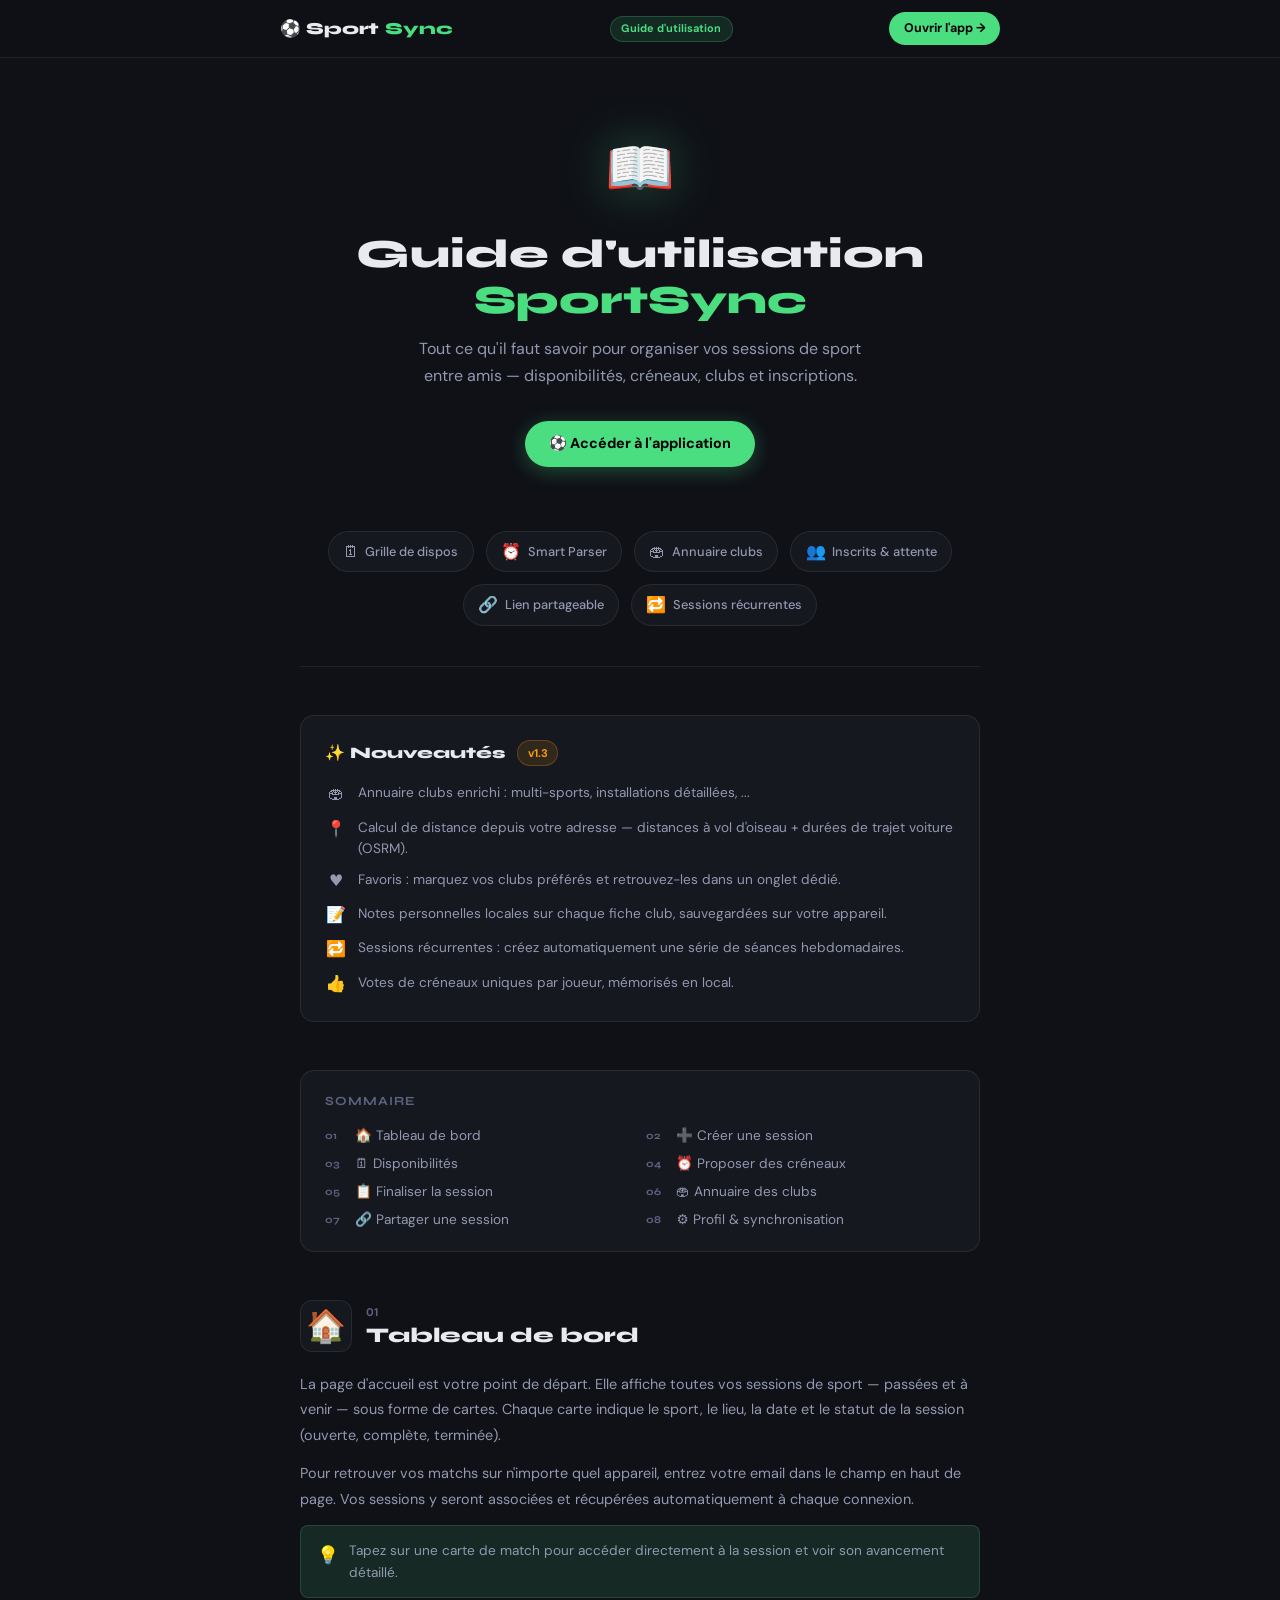
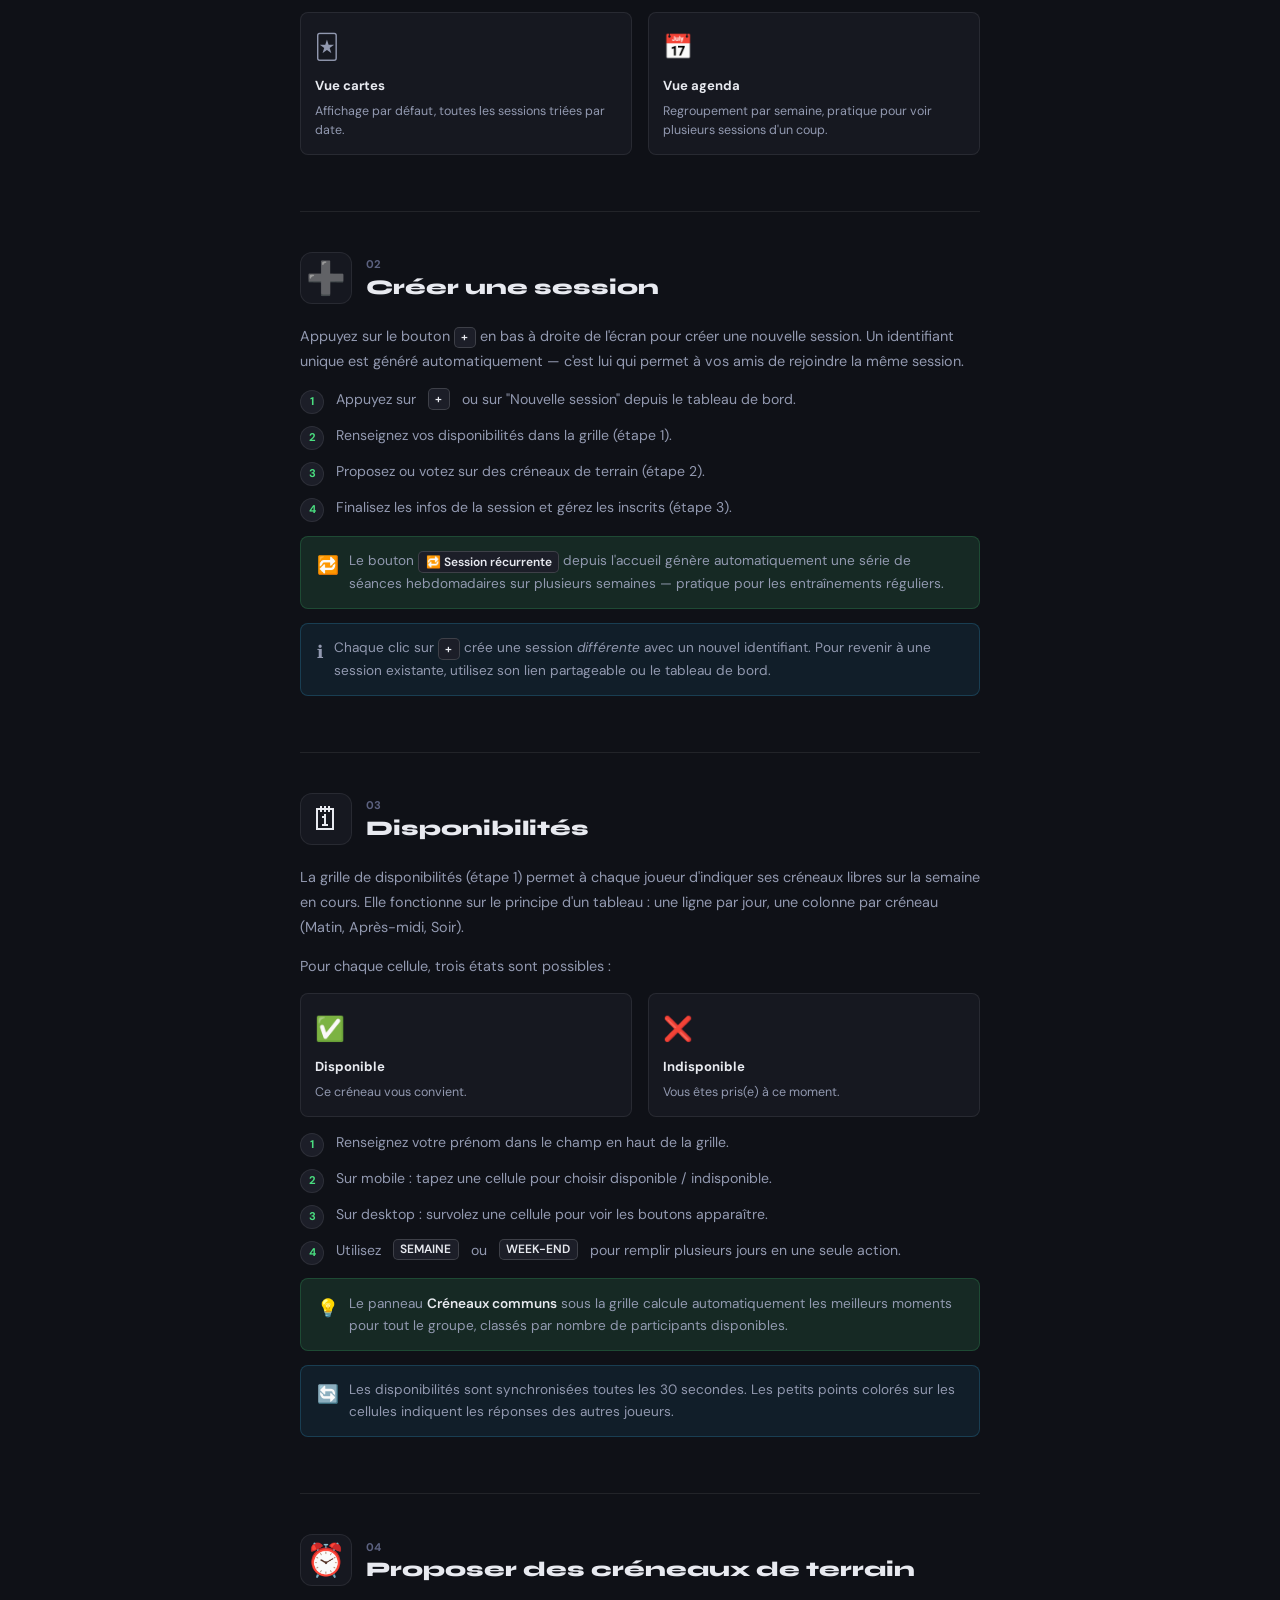
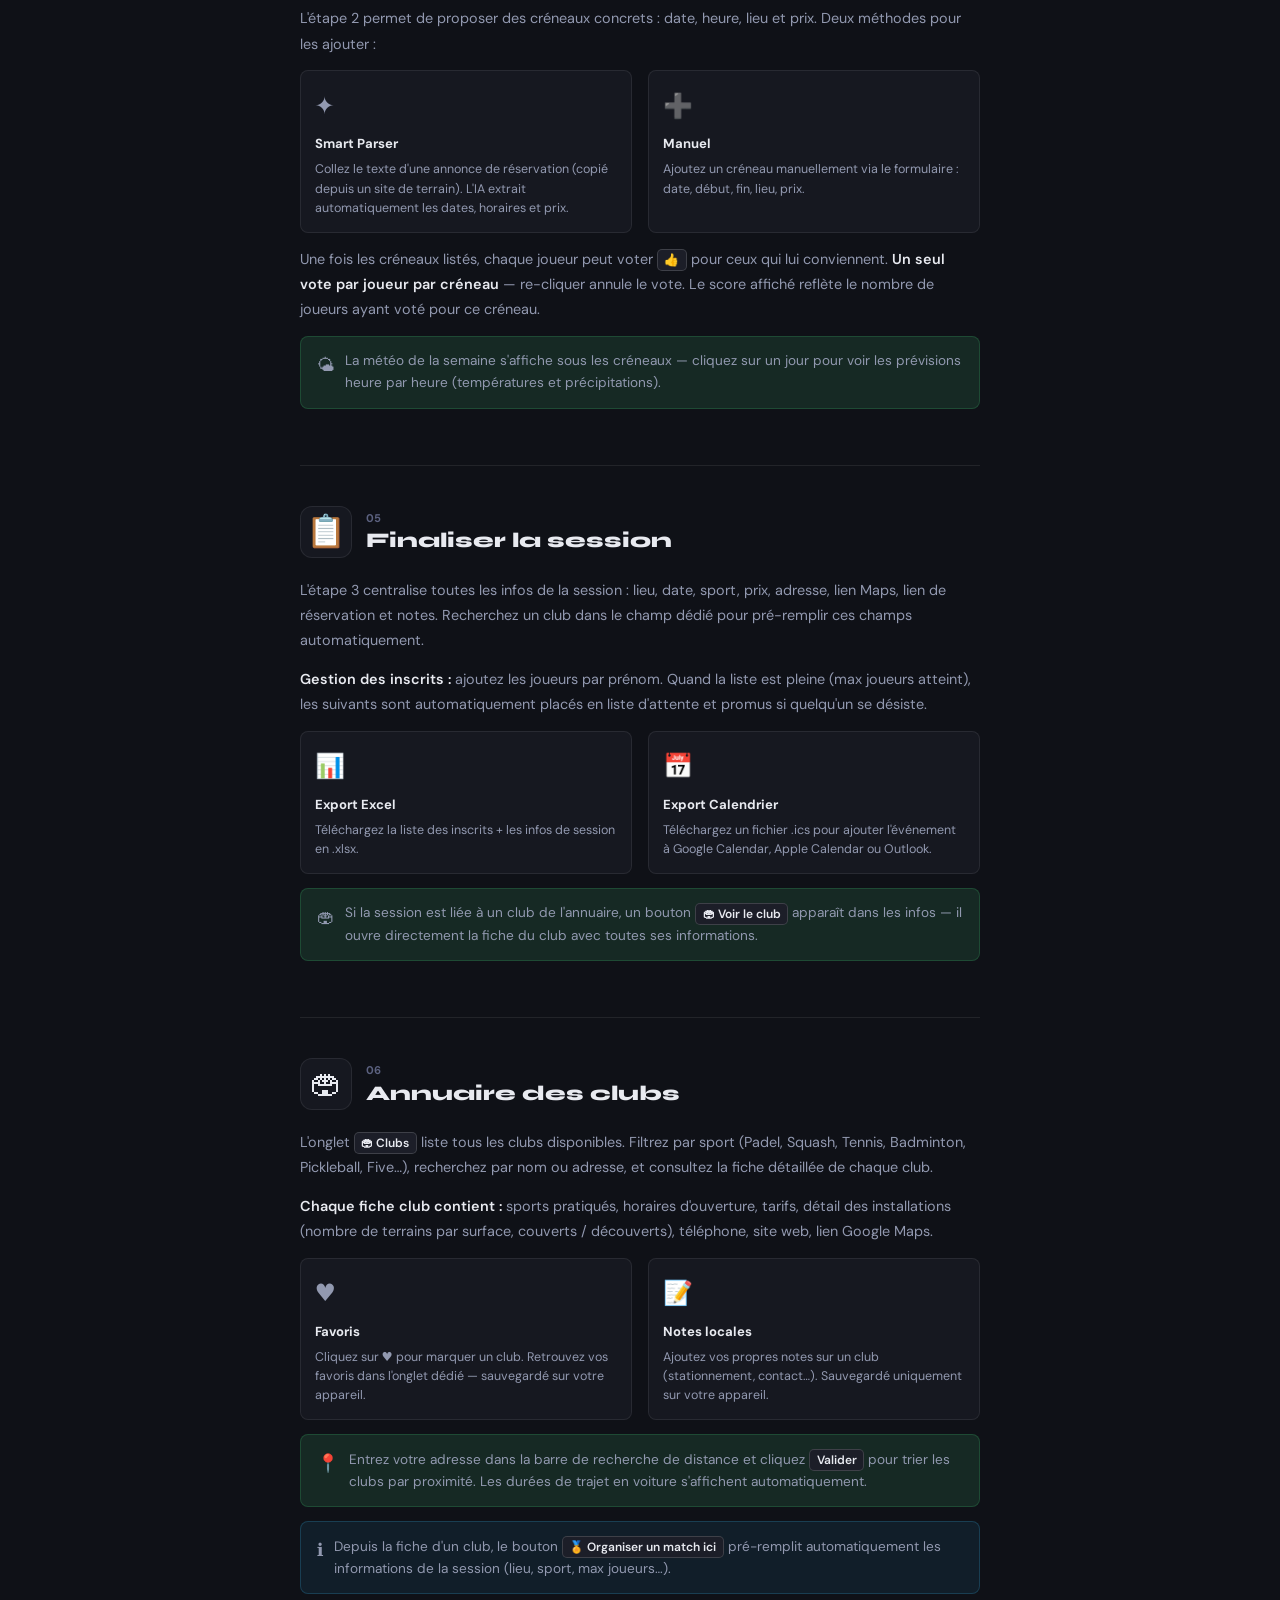
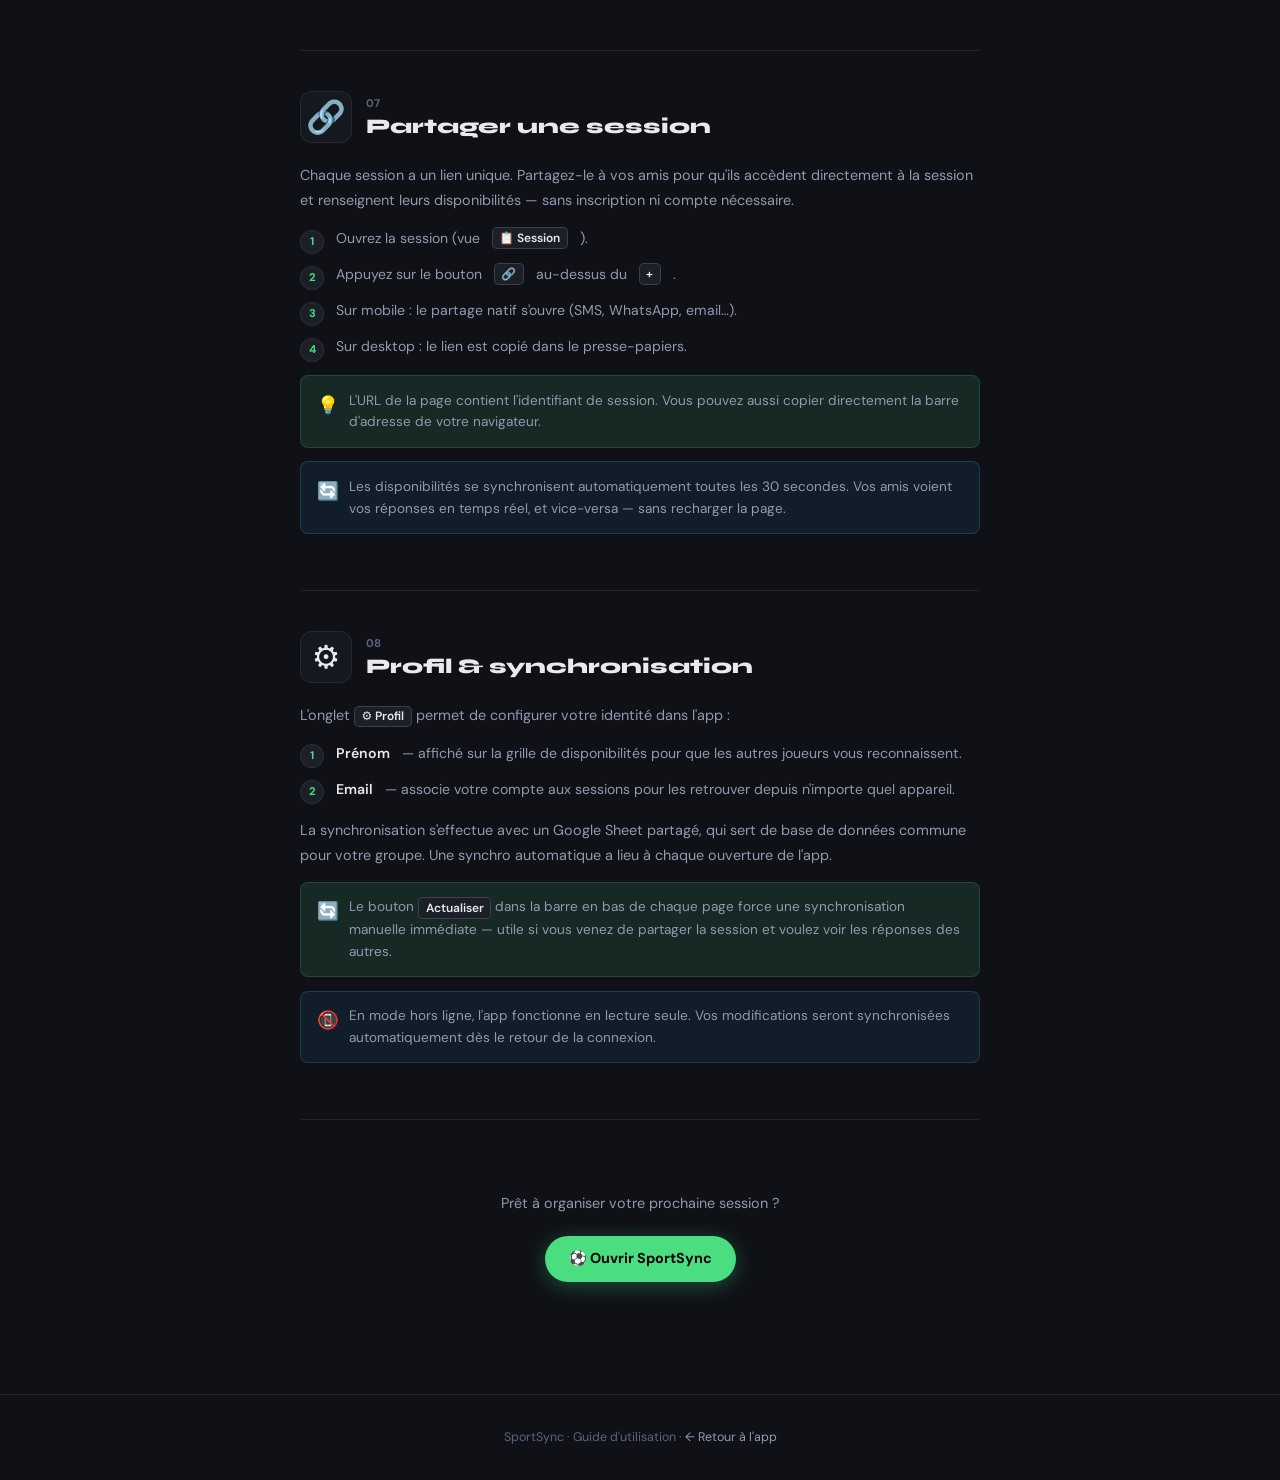
<file: tutorial.html>
<!DOCTYPE html>
<html lang="fr">

<head>
    <meta charset="UTF-8" />
    <meta name="viewport" content="width=device-width, initial-scale=1.0" />
    <meta name="theme-color" content="#0f1117" />
    <meta name="description" content="Guide d'utilisation SportSync — Organisez vos sessions de sport entre amis" />
    <title>SportSync — Guide d'utilisation</title>
    <link rel="preconnect" href="https://fonts.googleapis.com" />
    <link rel="preconnect" href="https://fonts.gstatic.com" crossorigin />
    <link
        href="https://fonts.googleapis.com/css2?family=Syne:wght@400;600;700;800&amp;family=DM+Sans:ital,opsz,wght@0,9..40,300;0,9..40,400;0,9..40,500;1,9..40,300&amp;display=swap"
        rel="stylesheet" />

    <style>
        /* ── Reset &amp; tokens ─────────────────────────────── */
        *,
        *::before,
        *::after {
            box-sizing: border-box;
            margin: 0;
            padding: 0;
        }

        :root {
            --bg: #0f1117;
            --bg-card: #161820;
            --bg-card-alt: #1c1e28;
            --border: rgba(255, 255, 255, .08);
            --border-l: rgba(255, 255, 255, .15);
            --text: #e8eaf0;
            --text-sub: #9299b0;
            --muted: #5c6280;
            --accent: #4ade80;
            --accent-dim: rgba(74, 222, 128, .12);
            --accent2: #f59e0b;
            --accent3: #38bdf8;
            --radius: 14px;
            --radius-sm: 8px;
            --font-disp: 'Syne', system-ui, sans-serif;
            --font-body: 'DM Sans', system-ui, sans-serif;
            --max-w: 720px;
        }

        html {
            scroll-behavior: smooth;
        }

        body {
            background: var(--bg);
            color: var(--text);
            font-family: var(--font-body);
            font-size: 15px;
            line-height: 1.65;
            min-height: 100dvh;
        }

        a {
            color: var(--accent);
            text-decoration: none;
        }

        a:hover {
            text-decoration: underline;
        }

        strong {
            font-weight: 600;
            color: var(--text);
        }

        em {
            font-style: italic;
            color: var(--text-sub);
        }

        /* ── Layout ─────────────────────────────────────── */
        .page-wrap {
            max-width: var(--max-w);
            margin: 0 auto;
            padding: 0 1.25rem 6rem;
        }

        /* ── Header ─────────────────────────────────────── */
        .site-header {
            position: sticky;
            top: 0;
            z-index: 100;
            background: rgba(15, 17, 23, .92);
            backdrop-filter: blur(14px);
            -webkit-backdrop-filter: blur(14px);
            border-bottom: 1px solid var(--border);
            padding: .75rem 1.25rem;
        }

        .site-header-inner {
            max-width: var(--max-w);
            margin: 0 auto;
            display: flex;
            align-items: center;
            justify-content: space-between;
            gap: 1rem;
        }

        .logo {
            font-family: var(--font-disp);
            font-size: 1.05rem;
            font-weight: 800;
            color: var(--text);
            display: flex;
            align-items: center;
            gap: .4rem;
        }

        .logo-accent {
            color: var(--accent);
        }

        .header-badge {
            font-size: .68rem;
            font-weight: 700;
            background: var(--accent-dim);
            border: 1px solid rgba(74, 222, 128, .25);
            color: var(--accent);
            border-radius: 100px;
            padding: .2rem .65rem;
            white-space: nowrap;
        }

        .btn-try {
            background: var(--accent);
            color: #000;
            font-weight: 700;
            font-size: .78rem;
            padding: .4rem .9rem;
            border-radius: 100px;
            text-decoration: none;
            white-space: nowrap;
            transition: opacity .15s;
        }

        .btn-try:hover {
            opacity: .85;
            text-decoration: none;
        }

        /* ── Hero ───────────────────────────────────────── */
        .hero {
            text-align: center;
            padding: 4rem 0 2.5rem;
        }

        .hero-emoji {
            font-size: 3.5rem;
            display: block;
            margin-bottom: 1rem;
            filter: drop-shadow(0 0 24px rgba(74, 222, 128, .3));
        }

        .hero-title {
            font-family: var(--font-disp);
            font-size: clamp(1.75rem, 5vw, 2.5rem);
            font-weight: 800;
            color: var(--text);
            line-height: 1.15;
            margin-bottom: .75rem;
        }

        .hero-title span {
            color: var(--accent);
        }

        .hero-sub {
            font-size: 1rem;
            color: var(--text-sub);
            max-width: 480px;
            margin: 0 auto 2rem;
            line-height: 1.7;
        }

        .hero-cta {
            display: inline-flex;
            align-items: center;
            gap: .5rem;
            background: var(--accent);
            color: #000;
            font-weight: 700;
            font-size: .9rem;
            padding: .7rem 1.5rem;
            border-radius: 100px;
            text-decoration: none;
            box-shadow: 0 4px 20px rgba(74, 222, 128, .3);
            transition: opacity .15s, transform .12s;
        }

        .hero-cta:hover {
            opacity: .88;
            transform: translateY(-1px);
            text-decoration: none;
        }

        /* ── Quick features strip ───────────────────────── */
        .features-strip {
            display: flex;
            gap: .75rem;
            justify-content: center;
            flex-wrap: wrap;
            padding: 1.5rem 0 2.5rem;
            border-bottom: 1px solid var(--border);
            margin-bottom: 3rem;
        }

        .feat-pill {
            display: flex;
            align-items: center;
            gap: .4rem;
            background: var(--bg-card);
            border: 1px solid var(--border);
            border-radius: 100px;
            padding: .4rem .9rem;
            font-size: .8rem;
            color: var(--text-sub);
            font-weight: 500;
        }

        .feat-pill span {
            font-size: 1rem;
        }

        /* ── Table des matières ─────────────────────────── */
        .toc {
            background: var(--bg-card);
            border: 1px solid var(--border);
            border-radius: var(--radius);
            padding: 1.25rem 1.5rem;
            margin-bottom: 3rem;
        }

        .toc-title {
            font-family: var(--font-disp);
            font-size: .78rem;
            font-weight: 700;
            text-transform: uppercase;
            letter-spacing: .08em;
            color: var(--muted);
            margin-bottom: .85rem;
        }

        .toc-list {
            list-style: none;
            display: grid;
            grid-template-columns: 1fr 1fr;
            gap: .35rem .75rem;
        }

        @media(max-width:480px) {
            .toc-list {
                grid-template-columns: 1fr;
            }
        }

        .toc-list li a {
            display: flex;
            align-items: center;
            gap: .5rem;
            font-size: .85rem;
            color: var(--text-sub);
            transition: color .15s;
        }

        .toc-list li a:hover {
            color: var(--accent);
            text-decoration: none;
        }

        .toc-num {
            font-family: var(--font-disp);
            font-size: .65rem;
            font-weight: 700;
            color: var(--muted);
            min-width: 1.4rem;
        }

        /* ── Sections ───────────────────────────────────── */
        .guide-section {
            margin-bottom: 3.5rem;
            scroll-margin-top: 72px;
        }

        .section-header {
            display: flex;
            align-items: center;
            gap: .85rem;
            margin-bottom: 1.25rem;
        }

        .section-icon {
            font-size: 2rem;
            background: var(--bg-card);
            border: 1px solid var(--border);
            border-radius: 12px;
            width: 52px;
            height: 52px;
            display: flex;
            align-items: center;
            justify-content: center;
            flex-shrink: 0;
        }

        .section-num {
            font-size: .7rem;
            font-weight: 700;
            text-transform: uppercase;
            letter-spacing: .08em;
            color: var(--muted);
            display: block;
            margin-bottom: .15rem;
        }

        .section-title {
            font-family: var(--font-disp);
            font-size: 1.3rem;
            font-weight: 800;
            color: var(--text);
            line-height: 1.2;
        }

        .section-body {
            font-size: .9rem;
            color: var(--text-sub);
            line-height: 1.75;
        }

        .section-body p {
            margin-bottom: .85rem;
        }

        .section-body p:last-child {
            margin-bottom: 0;
        }

        /* Tip box */
        .tip-box {
            display: flex;
            align-items: flex-start;
            gap: .65rem;
            background: var(--accent-dim);
            border: 1px solid rgba(74, 222, 128, .18);
            border-radius: var(--radius-sm);
            padding: .85rem 1rem;
            margin: .85rem 0;
            font-size: .85rem;
            color: var(--text-sub);
            line-height: 1.6;
        }

        .tip-icon {
            font-size: 1.1rem;
            flex-shrink: 0;
            margin-top: .05rem;
        }

        /* Note box */
        .note-box {
            display: flex;
            align-items: flex-start;
            gap: .65rem;
            background: rgba(56, 189, 248, .08);
            border: 1px solid rgba(56, 189, 248, .2);
            border-radius: var(--radius-sm);
            padding: .85rem 1rem;
            margin: .85rem 0;
            font-size: .85rem;
            color: var(--text-sub);
            line-height: 1.6;
        }

        /* Steps list inside a section */
        .steps-list {
            list-style: none;
            counter-reset: step;
            display: flex;
            flex-direction: column;
            gap: .6rem;
            margin: .85rem 0;
        }

        .steps-list li {
            counter-increment: step;
            display: flex;
            align-items: flex-start;
            gap: .75rem;
            font-size: .88rem;
            color: var(--text-sub);
            line-height: 1.6;
        }

        .steps-list li::before {
            content: counter(step);
            background: var(--bg-card-alt);
            border: 1px solid var(--border);
            border-radius: 50%;
            min-width: 24px;
            height: 24px;
            display: flex;
            align-items: center;
            justify-content: center;
            font-size: .7rem;
            font-weight: 700;
            color: var(--accent);
            flex-shrink: 0;
            margin-top: .15rem;
        }

        /* Feature badges inside text */
        .kbd {
            display: inline-block;
            background: var(--bg-card-alt);
            border: 1px solid var(--border-l);
            border-radius: 5px;
            font-size: .75rem;
            font-weight: 600;
            color: var(--text);
            padding: .05rem .4rem;
            line-height: 1.5;
            vertical-align: middle;
        }

        /* Screen mockup */
        .screen-mock {
            background: var(--bg-card);
            border: 1px solid var(--border);
            border-radius: var(--radius);
            padding: 1rem 1.25rem;
            margin: 1rem 0;
            font-size: .82rem;
            color: var(--text-sub);
        }

        .screen-mock-bar {
            display: flex;
            gap: .35rem;
            margin-bottom: .75rem;
        }

        .screen-mock-dot {
            width: 8px;
            height: 8px;
            border-radius: 50%;
            background: var(--border-l);
        }

        /* Two-col layout for some sections */
        .two-col {
            display: grid;
            grid-template-columns: 1fr 1fr;
            gap: 1rem;
            margin: .85rem 0;
        }

        @media(max-width:520px) {
            .two-col {
                grid-template-columns: 1fr;
            }
        }

        .mini-card {
            background: var(--bg-card);
            border: 1px solid var(--border);
            border-radius: var(--radius-sm);
            padding: .85rem;
        }

        .mini-card-icon {
            font-size: 1.5rem;
            margin-bottom: .4rem;
        }

        .mini-card-title {
            font-size: .82rem;
            font-weight: 700;
            color: var(--text);
            margin-bottom: .25rem;
        }

        .mini-card-desc {
            font-size: .78rem;
            color: var(--text-sub);
            line-height: 1.55;
        }

        /* ── Section nouveautés ─────────────────────────── */
        .whats-new-section {
            background: var(--bg-card);
            border: 1px solid var(--border);
            border-radius: var(--radius);
            padding: 1.5rem;
            margin-bottom: 3rem;
        }

        .wn-header {
            display: flex;
            align-items: center;
            gap: .75rem;
            margin-bottom: 1rem;
        }

        .wn-version-badge {
            font-size: .7rem;
            font-weight: 700;
            background: rgba(245, 158, 11, .12);
            border: 1px solid rgba(245, 158, 11, .25);
            color: var(--accent2);
            border-radius: 100px;
            padding: .2rem .6rem;
        }

        .wn-title {
            font-family: var(--font-disp);
            font-size: 1rem;
            font-weight: 800;
            color: var(--text);
        }

        .wn-list {
            list-style: none;
            display: flex;
            flex-direction: column;
            gap: .6rem;
        }

        .wn-list li {
            display: flex;
            align-items: flex-start;
            gap: .65rem;
            font-size: .85rem;
            color: var(--text-sub);
            line-height: 1.55;
        }

        .wn-li-icon {
            font-size: 1rem;
            flex-shrink: 0;
            width: 1.4rem;
            text-align: center;
        }

        /* ── Divider ─────────────────────────────────────── */
        .divider {
            height: 1px;
            background: var(--border);
            margin: 2.5rem 0;
        }

        /* ── Footer ─────────────────────────────────────── */
        .site-footer {
            border-top: 1px solid var(--border);
            padding: 2rem 1.25rem;
            text-align: center;
            font-size: .78rem;
            color: var(--muted);
        }

        .site-footer a {
            color: var(--text-sub);
        }

        /* ── Back to top ─────────────────────────────────── */
        .back-top {
            position: fixed;
            bottom: 1.5rem;
            right: 1.25rem;
            background: var(--bg-card);
            border: 1px solid var(--border-l);
            color: var(--text-sub);
            border-radius: 50%;
            width: 40px;
            height: 40px;
            display: flex;
            align-items: center;
            justify-content: center;
            font-size: 1rem;
            cursor: pointer;
            text-decoration: none;
            box-shadow: 0 4px 16px rgba(0, 0, 0, .3);
            transition: color .15s, border-color .15s, transform .12s;
            opacity: 0;
            pointer-events: none;
            transition: opacity .25s, color .15s, transform .12s;
        }

        .back-top.visible {
            opacity: 1;
            pointer-events: all;
        }

        .back-top:hover {
            color: var(--accent);
            border-color: var(--accent);
            transform: translateY(-2px);
            text-decoration: none;
        }

        /* ── Animations ──────────────────────────────────── */
        @keyframes fadeUp {
            from {
                opacity: 0;
                transform: translateY(16px);
            }

            to {
                opacity: 1;
                transform: translateY(0);
            }
        }

        .guide-section {
            animation: fadeUp .5s ease both;
        }

        .guide-section:nth-child(1) {
            animation-delay: .05s;
        }

        .guide-section:nth-child(2) {
            animation-delay: .1s;
        }

        .guide-section:nth-child(3) {
            animation-delay: .15s;
        }

        .guide-section:nth-child(4) {
            animation-delay: .2s;
        }

        .guide-section:nth-child(5) {
            animation-delay: .25s;
        }

        .guide-section:nth-child(6) {
            animation-delay: .3s;
        }

        .guide-section:nth-child(7) {
            animation-delay: .35s;
        }

        .guide-section:nth-child(8) {
            animation-delay: .4s;
        }
    </style>
</head>

<body>

    <!-- ═══ HEADER ═══ -->
    <header class="site-header">
        <div class="site-header-inner">
            <div class="logo">⚽ Sport<span class="logo-accent">Sync</span></div>
            <span class="header-badge">Guide d'utilisation</span>
            <a href="index.html" class="btn-try">Ouvrir l'app →</a>
        </div>
    </header>

    <div class="page-wrap">

        <!-- ═══ HERO ═══ -->
        <section class="hero">
            <span class="hero-emoji">📖</span>
            <h1 class="hero-title">Guide d'utilisation<br><span>SportSync</span></h1>
            <p class="hero-sub">Tout ce qu'il faut savoir pour organiser vos sessions de sport entre amis —
                disponibilités, créneaux, clubs et inscriptions.</p>
            <a href="index.html" class="hero-cta">⚽ Accéder à l'application</a>
        </section>

        <!-- ═══ FEATURES STRIP ═══ -->
        <div class="features-strip">
            <div class="feat-pill"><span>🗓</span> Grille de dispos</div>
            <div class="feat-pill"><span>⏰</span> Smart Parser</div>
            <div class="feat-pill"><span>🏟</span> Annuaire clubs</div>
            <div class="feat-pill"><span>👥</span> Inscrits & attente</div>
            <div class="feat-pill"><span>🔗</span> Lien partageable</div>
            <div class="feat-pill"><span>🔁</span> Sessions récurrentes</div>
        </div>

        <!-- ═══ NOUVEAUTÉS v1.3 ═══ -->
        <div class="whats-new-section">
            <div class="wn-header">
                <span class="wn-title">✨ Nouveautés</span>
                <span class="wn-version-badge">v1.3</span>
            </div>
            <ul class="wn-list">
                <li><span class="wn-li-icon">🏟</span><span>Annuaire clubs enrichi : multi-sports, installations
                        détaillées, ...</span></li>
                <li><span class="wn-li-icon">📍</span><span>Calcul de distance depuis votre adresse — distances à vol
                        d'oiseau + durées de trajet voiture (OSRM).</span></li>
                <li><span class="wn-li-icon">♥</span><span>Favoris : marquez vos clubs préférés et retrouvez-les dans un
                        onglet dédié.</span></li>
                <li><span class="wn-li-icon">📝</span><span>Notes personnelles locales sur chaque fiche club,
                        sauvegardées sur votre appareil.</span></li>
                <li><span class="wn-li-icon">🔁</span><span>Sessions récurrentes : créez automatiquement une série de
                        séances hebdomadaires.</span></li>
                <li><span class="wn-li-icon">👍</span><span>Votes de créneaux uniques par joueur, mémorisés en
                        local.</span></li>
            </ul>
        </div>

        <!-- ═══ TABLE DES MATIÈRES ═══ -->
        <nav class="toc" aria-label="Table des matières">
            <p class="toc-title">Sommaire</p>
            <ol class="toc-list">
                <li><a href="#s1"><span class="toc-num">01</span> 🏠 Tableau de bord</a></li>
                <li><a href="#s2"><span class="toc-num">02</span> ➕ Créer une session</a></li>
                <li><a href="#s3"><span class="toc-num">03</span> 🗓 Disponibilités</a></li>
                <li><a href="#s4"><span class="toc-num">04</span> ⏰ Proposer des créneaux</a></li>
                <li><a href="#s5"><span class="toc-num">05</span> 📋 Finaliser la session</a></li>
                <li><a href="#s6"><span class="toc-num">06</span> 🏟 Annuaire des clubs</a></li>
                <li><a href="#s7"><span class="toc-num">07</span> 🔗 Partager une session</a></li>
                <li><a href="#s8"><span class="toc-num">08</span> ⚙️ Profil & synchronisation</a></li>
            </ol>
        </nav>

        <!-- ═══ SECTIONS ═══ -->

        <section class="guide-section" id="s1">
            <div class="section-header">
                <div class="section-icon">🏠</div>
                <div>
                    <span class="section-num">01</span>
                    <h2 class="section-title">Tableau de bord</h2>
                </div>
            </div>
            <div class="section-body">
                <p>La page d'accueil est votre point de départ. Elle affiche toutes vos sessions de sport — passées et à
                    venir — sous forme de cartes. Chaque carte indique le sport, le lieu, la date et le statut de la
                    session (ouverte, complète, terminée).</p>
                <p>Pour retrouver vos matchs sur n'importe quel appareil, entrez votre email dans le champ en haut de
                    page. Vos sessions y seront associées et récupérées automatiquement à chaque connexion.</p>
                <div class="tip-box">
                    <span class="tip-icon">💡</span>
                    <span>Tapez sur une carte de match pour accéder directement à la session et voir son avancement
                        détaillé.</span>
                </div>
                <div class="two-col">
                    <div class="mini-card">
                        <div class="mini-card-icon">🃏</div>
                        <div class="mini-card-title">Vue cartes</div>
                        <div class="mini-card-desc">Affichage par défaut, toutes les sessions triées par date.</div>
                    </div>
                    <div class="mini-card">
                        <div class="mini-card-icon">📅</div>
                        <div class="mini-card-title">Vue agenda</div>
                        <div class="mini-card-desc">Regroupement par semaine, pratique pour voir plusieurs sessions d'un
                            coup.</div>
                    </div>
                </div>
            </div>
        </section>

        <div class="divider"></div>

        <section class="guide-section" id="s2">
            <div class="section-header">
                <div class="section-icon">➕</div>
                <div>
                    <span class="section-num">02</span>
                    <h2 class="section-title">Créer une session</h2>
                </div>
            </div>
            <div class="section-body">
                <p>Appuyez sur le bouton <span class="kbd">+</span> en bas à droite de l'écran pour créer une nouvelle
                    session. Un identifiant unique est généré automatiquement — c'est lui qui permet à vos amis de
                    rejoindre la même session.</p>
                <ol class="steps-list">
                    <li>Appuyez sur <span class="kbd">+</span> ou sur "Nouvelle session" depuis le tableau de bord.</li>
                    <li>Renseignez vos disponibilités dans la grille (étape 1).</li>
                    <li>Proposez ou votez sur des créneaux de terrain (étape 2).</li>
                    <li>Finalisez les infos de la session et gérez les inscrits (étape 3).</li>
                </ol>
                <div class="tip-box">
                    <span class="tip-icon">🔁</span>
                    <span>Le bouton <span class="kbd">🔁 Session récurrente</span> depuis l'accueil génère
                        automatiquement une série de séances hebdomadaires sur plusieurs semaines — pratique pour les
                        entraînements réguliers.</span>
                </div>
                <div class="note-box">
                    <span class="tip-icon">ℹ️</span>
                    <span>Chaque clic sur <span class="kbd">+</span> crée une session <em>différente</em> avec un nouvel
                        identifiant. Pour revenir à une session existante, utilisez son lien partageable ou le tableau
                        de bord.</span>
                </div>
            </div>
        </section>

        <div class="divider"></div>

        <section class="guide-section" id="s3">
            <div class="section-header">
                <div class="section-icon">🗓</div>
                <div>
                    <span class="section-num">03</span>
                    <h2 class="section-title">Disponibilités</h2>
                </div>
            </div>
            <div class="section-body">
                <p>La grille de disponibilités (étape 1) permet à chaque joueur d'indiquer ses créneaux libres sur la
                    semaine en cours. Elle fonctionne sur le principe d'un tableau : une ligne par jour, une colonne par
                    créneau (Matin, Après-midi, Soir).</p>
                <p>Pour chaque cellule, trois états sont possibles :</p>
                <div class="two-col">
                    <div class="mini-card">
                        <div class="mini-card-icon">✅</div>
                        <div class="mini-card-title">Disponible</div>
                        <div class="mini-card-desc">Ce créneau vous convient.</div>
                    </div>
                    <div class="mini-card">
                        <div class="mini-card-icon">❌</div>
                        <div class="mini-card-title">Indisponible</div>
                        <div class="mini-card-desc">Vous êtes pris(e) à ce moment.</div>
                    </div>
                </div>
                <ol class="steps-list">
                    <li>Renseignez votre prénom dans le champ en haut de la grille.</li>
                    <li>Sur mobile : tapez une cellule pour choisir disponible / indisponible.</li>
                    <li>Sur desktop : survolez une cellule pour voir les boutons apparaître.</li>
                    <li>Utilisez <span class="kbd">SEMAINE</span> ou <span class="kbd">WEEK-END</span> pour remplir
                        plusieurs jours en une seule action.</li>
                </ol>
                <div class="tip-box">
                    <span class="tip-icon">💡</span>
                    <span>Le panneau <strong>Créneaux communs</strong> sous la grille calcule automatiquement les
                        meilleurs moments pour tout le groupe, classés par nombre de participants disponibles.</span>
                </div>
                <div class="note-box">
                    <span class="tip-icon">🔄</span>
                    <span>Les disponibilités sont synchronisées toutes les 30 secondes. Les petits points colorés sur
                        les cellules indiquent les réponses des autres joueurs.</span>
                </div>
            </div>
        </section>

        <div class="divider"></div>

        <section class="guide-section" id="s4">
            <div class="section-header">
                <div class="section-icon">⏰</div>
                <div>
                    <span class="section-num">04</span>
                    <h2 class="section-title">Proposer des créneaux de terrain</h2>
                </div>
            </div>
            <div class="section-body">
                <p>L'étape 2 permet de proposer des créneaux concrets : date, heure, lieu et prix. Deux méthodes pour
                    les ajouter :</p>
                <div class="two-col">
                    <div class="mini-card">
                        <div class="mini-card-icon">✦</div>
                        <div class="mini-card-title">Smart Parser</div>
                        <div class="mini-card-desc">Collez le texte d'une annonce de réservation (copié depuis un site
                            de terrain). L'IA extrait automatiquement les dates, horaires et prix.</div>
                    </div>
                    <div class="mini-card">
                        <div class="mini-card-icon">➕</div>
                        <div class="mini-card-title">Manuel</div>
                        <div class="mini-card-desc">Ajoutez un créneau manuellement via le formulaire : date, début,
                            fin, lieu, prix.</div>
                    </div>
                </div>
                <p>Une fois les créneaux listés, chaque joueur peut voter <span class="kbd">👍</span> pour ceux qui lui
                    conviennent. <strong>Un seul vote par joueur par créneau</strong> — re-cliquer annule le vote. Le
                    score affiché reflète le nombre de joueurs ayant voté pour ce créneau.</p>
                <div class="tip-box">
                    <span class="tip-icon">🌤</span>
                    <span>La météo de la semaine s'affiche sous les créneaux — cliquez sur un jour pour voir les
                        prévisions heure par heure (températures et précipitations).</span>
                </div>
            </div>
        </section>

        <div class="divider"></div>

        <section class="guide-section" id="s5">
            <div class="section-header">
                <div class="section-icon">📋</div>
                <div>
                    <span class="section-num">05</span>
                    <h2 class="section-title">Finaliser la session</h2>
                </div>
            </div>
            <div class="section-body">
                <p>L'étape 3 centralise toutes les infos de la session : lieu, date, sport, prix, adresse, lien Maps,
                    lien de réservation et notes. Recherchez un club dans le champ dédié pour pré-remplir ces champs
                    automatiquement.</p>
                <p><strong>Gestion des inscrits :</strong> ajoutez les joueurs par prénom. Quand la liste est pleine
                    (max joueurs atteint), les suivants sont automatiquement placés en liste d'attente et promus si
                    quelqu'un se désiste.</p>
                <div class="two-col">
                    <div class="mini-card">
                        <div class="mini-card-icon">📊</div>
                        <div class="mini-card-title">Export Excel</div>
                        <div class="mini-card-desc">Téléchargez la liste des inscrits + les infos de session en .xlsx.
                        </div>
                    </div>
                    <div class="mini-card">
                        <div class="mini-card-icon">📅</div>
                        <div class="mini-card-title">Export Calendrier</div>
                        <div class="mini-card-desc">Téléchargez un fichier .ics pour ajouter l'événement à Google
                            Calendar, Apple Calendar ou Outlook.</div>
                    </div>
                </div>
                <div class="tip-box">
                    <span class="tip-icon">🏟</span>
                    <span>Si la session est liée à un club de l'annuaire, un bouton <span class="kbd">🏟 Voir le
                            club</span> apparaît dans les infos — il ouvre directement la fiche du club avec toutes ses
                        informations.</span>
                </div>
            </div>
        </section>

        <div class="divider"></div>

        <section class="guide-section" id="s6">
            <div class="section-header">
                <div class="section-icon">🏟</div>
                <div>
                    <span class="section-num">06</span>
                    <h2 class="section-title">Annuaire des clubs</h2>
                </div>
            </div>
            <div class="section-body">
                <p>L'onglet <span class="kbd">🏟 Clubs</span> liste tous les clubs disponibles. Filtrez par sport
                    (Padel, Squash, Tennis, Badminton, Pickleball, Five…), recherchez par nom ou adresse, et consultez
                    la fiche détaillée de chaque club.</p>
                <p><strong>Chaque fiche club contient :</strong> sports pratiqués, horaires d'ouverture, tarifs, détail
                    des installations (nombre de terrains par surface, couverts / découverts), téléphone, site web, lien
                    Google Maps.</p>
                <div class="two-col">
                    <div class="mini-card">
                        <div class="mini-card-icon">♥</div>
                        <div class="mini-card-title">Favoris</div>
                        <div class="mini-card-desc">Cliquez sur ♥ pour marquer un club. Retrouvez vos favoris dans
                            l'onglet dédié — sauvegardé sur votre appareil.</div>
                    </div>
                    <div class="mini-card">
                        <div class="mini-card-icon">📝</div>
                        <div class="mini-card-title">Notes locales</div>
                        <div class="mini-card-desc">Ajoutez vos propres notes sur un club (stationnement, contact…).
                            Sauvegardé uniquement sur votre appareil.</div>
                    </div>
                </div>
                <div class="tip-box">
                    <span class="tip-icon">📍</span>
                    <span>Entrez votre adresse dans la barre de recherche de distance et cliquez <span
                            class="kbd">Valider</span> pour trier les clubs par proximité. Les durées de trajet en
                        voiture s'affichent automatiquement.</span>
                </div>
                <div class="note-box">
                    <span class="tip-icon">ℹ️</span>
                    <span>Depuis la fiche d'un club, le bouton <span class="kbd">🏅 Organiser un match ici</span>
                        pré-remplit automatiquement les informations de la session (lieu, sport, max joueurs…).</span>
                </div>
            </div>
        </section>

        <div class="divider"></div>

        <section class="guide-section" id="s7">
            <div class="section-header">
                <div class="section-icon">🔗</div>
                <div>
                    <span class="section-num">07</span>
                    <h2 class="section-title">Partager une session</h2>
                </div>
            </div>
            <div class="section-body">
                <p>Chaque session a un lien unique. Partagez-le à vos amis pour qu'ils accèdent directement à la session
                    et renseignent leurs disponibilités — sans inscription ni compte nécessaire.</p>
                <ol class="steps-list">
                    <li>Ouvrez la session (vue <span class="kbd">📋 Session</span>).</li>
                    <li>Appuyez sur le bouton <span class="kbd">🔗</span> au-dessus du <span class="kbd">+</span>.</li>
                    <li>Sur mobile : le partage natif s'ouvre (SMS, WhatsApp, email…).</li>
                    <li>Sur desktop : le lien est copié dans le presse-papiers.</li>
                </ol>
                <div class="tip-box">
                    <span class="tip-icon">💡</span>
                    <span>L'URL de la page contient l'identifiant de session. Vous pouvez aussi copier directement la
                        barre d'adresse de votre navigateur.</span>
                </div>
                <div class="note-box">
                    <span class="tip-icon">🔄</span>
                    <span>Les disponibilités se synchronisent automatiquement toutes les 30 secondes. Vos amis voient
                        vos réponses en temps réel, et vice-versa — sans recharger la page.</span>
                </div>
            </div>
        </section>

        <div class="divider"></div>

        <section class="guide-section" id="s8">
            <div class="section-header">
                <div class="section-icon">⚙️</div>
                <div>
                    <span class="section-num">08</span>
                    <h2 class="section-title">Profil & synchronisation</h2>
                </div>
            </div>
            <div class="section-body">
                <p>L'onglet <span class="kbd">⚙️ Profil</span> permet de configurer votre identité dans l'app :</p>
                <ul class="steps-list">
                    <li><strong>Prénom</strong> — affiché sur la grille de disponibilités pour que les autres joueurs
                        vous reconnaissent.</li>
                    <li><strong>Email</strong> — associe votre compte aux sessions pour les retrouver depuis n'importe
                        quel appareil.</li>
                </ul>
                <p>La synchronisation s'effectue avec un Google Sheet partagé, qui sert de base de données commune pour
                    votre groupe. Une synchro automatique a lieu à chaque ouverture de l'app.</p>
                <div class="tip-box">
                    <span class="tip-icon">🔄</span>
                    <span>Le bouton <span class="kbd">Actualiser</span> dans la barre en bas de chaque page force une
                        synchronisation manuelle immédiate — utile si vous venez de partager la session et voulez voir
                        les réponses des autres.</span>
                </div>
                <div class="note-box">
                    <span class="tip-icon">📵</span>
                    <span>En mode hors ligne, l'app fonctionne en lecture seule. Vos modifications seront synchronisées
                        automatiquement dès le retour de la connexion.</span>
                </div>
            </div>
        </section>

        <div class="divider"></div>

        <!-- ═══ CTA FINAL ═══ -->
        <div style="text-align:center;padding:2rem 0 1rem;">
            <p style="font-size:.9rem;color:var(--text-sub);margin-bottom:1.25rem;">Prêt à organiser votre prochaine
                session ?</p>
            <a href="index.html" class="hero-cta">⚽ Ouvrir SportSync</a>
        </div>

    </div><!-- /.page-wrap -->

    <!-- ═══ FOOTER ═══ -->
    <footer class="site-footer">
        <p>SportSync · Guide d'utilisation · <a href="index.html">← Retour à l'app</a></p>
    </footer>

    <!-- Back to top -->
    <a href="#" class="back-top" id="back-top" title="Haut de page">↑</a>

    <script>
        // Back to top
        const $bt = document.getElementById('back-top');
        window.addEventListener('scroll', () => {
            $bt.classList.toggle('visible', window.scrollY > 320);
        });

        // Smooth scroll pour les liens d'ancre
        document.querySelectorAll('a[href^="#"]').forEach(a => {
            a.addEventListener('click', e => {
                const target = document.querySelector(a.getAttribute('href'));
                if (target) {
                    e.preventDefault();
                    target.scrollIntoView({ behavior: 'smooth' });
                }
            });
        });
    </script>

</body>

</html>
</file>
